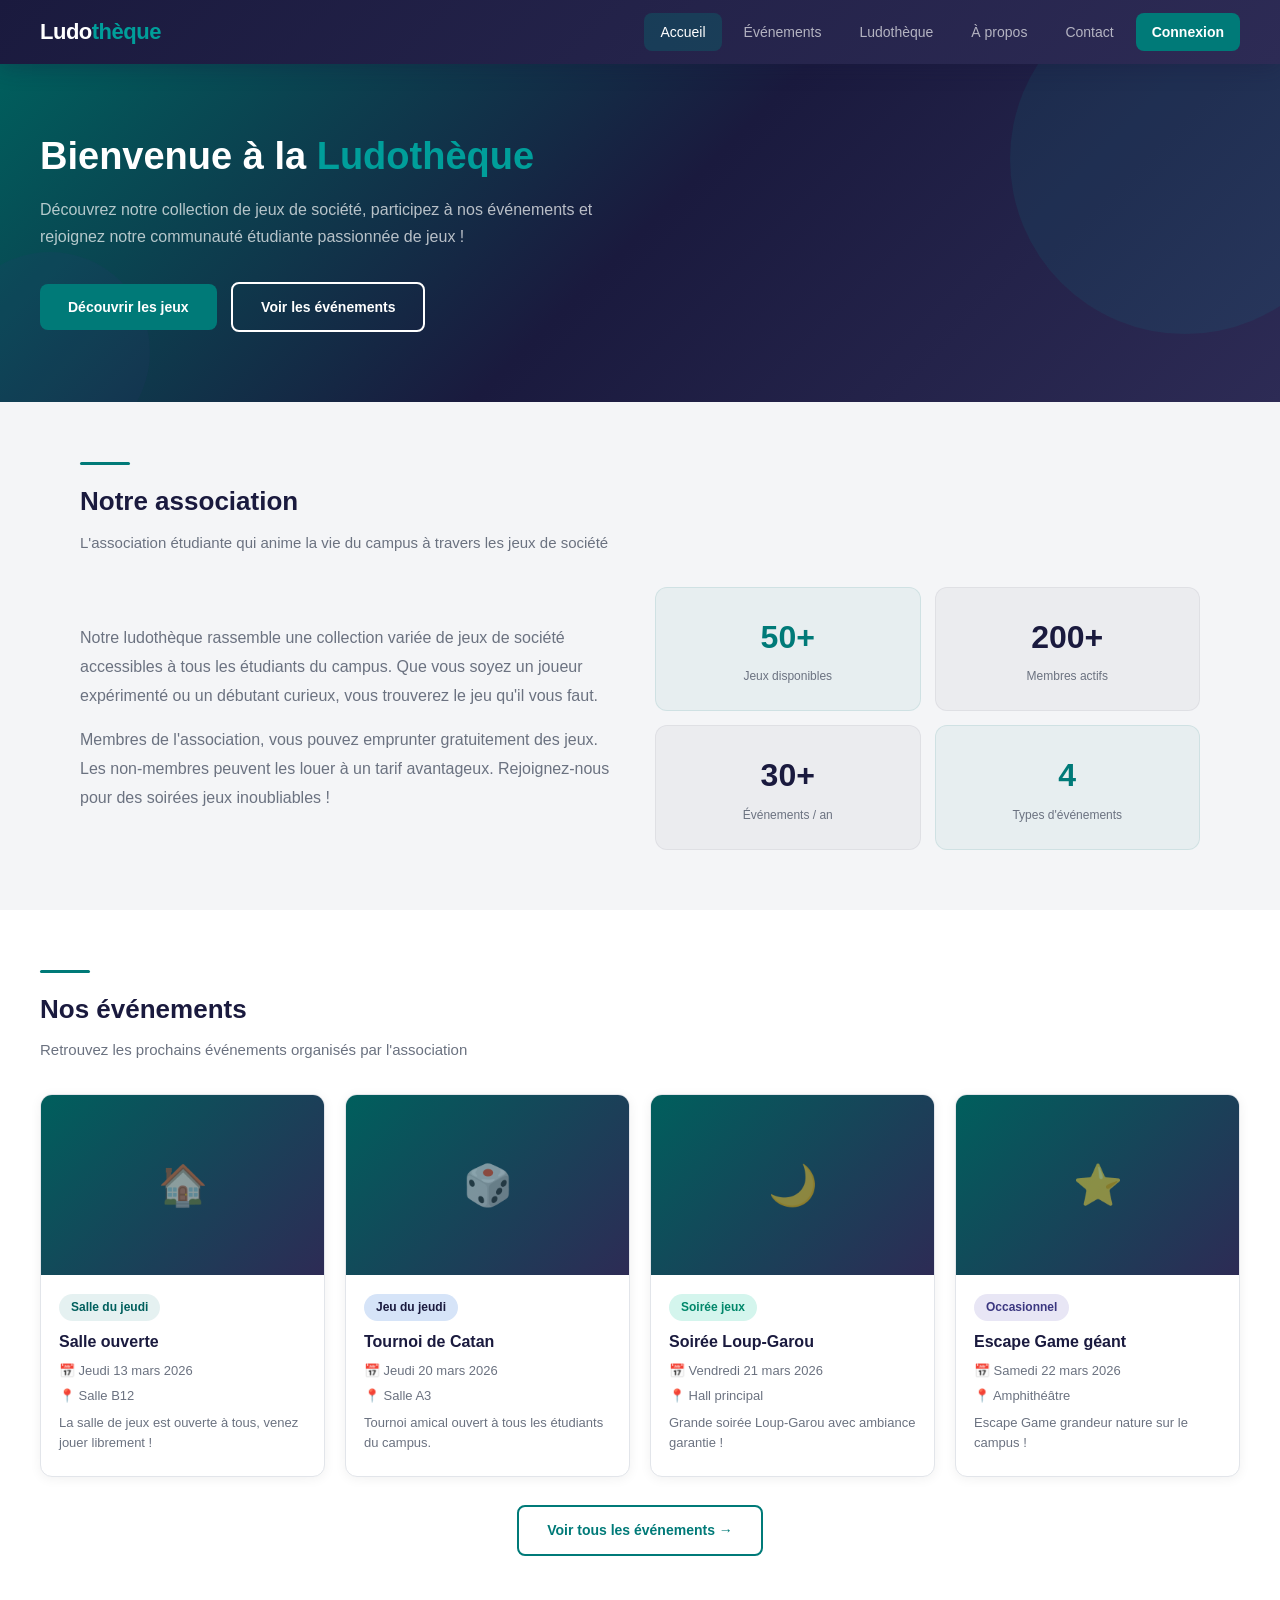
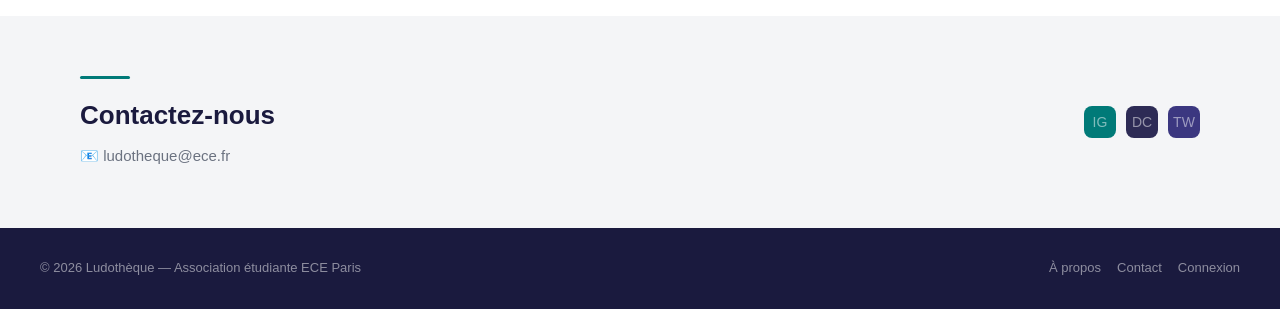
<file: index.html>
<!DOCTYPE html>
<html lang="fr">
<head>
  <meta charset="UTF-8">
  <meta name="viewport" content="width=device-width, initial-scale=1.0">
  <title>Ludothèque — Accueil</title>
  <link rel="stylesheet" href="css/style.css">
</head>
<body>

  <!-- NAVBAR -->
  <nav class="navbar">
    <a href="index.html" class="navbar-logo">Ludo<span>thèque</span></a>
    <button class="navbar-toggle" onclick="document.querySelector('.navbar-links').classList.toggle('open')">
      <span></span><span></span><span></span>
    </button>
    <div class="navbar-links">
      <a href="index.html" class="active">Accueil</a>
      <a href="evenements.html">Événements</a>
      <a href="ludotheque.html">Ludothèque</a>
      <a href="apropos.html">À propos</a>
      <a href="contact.html">Contact</a>
      <a href="connexion.html" class="cta">Connexion</a>
    </div>
  </nav>

  <!-- HERO -->
  <section class="hero">
    <div class="hero-content">
      <h1>Bienvenue à la <span>Ludothèque</span></h1>
      <p>Découvrez notre collection de jeux de société, participez à nos événements et rejoignez notre communauté étudiante passionnée de jeux !</p>
      <a href="ludotheque.html" class="btn btn-primary">Découvrir les jeux</a>
      <a href="evenements.html" class="btn btn-outline" style="margin-left:10px;border-color:#fff;color:#fff">Voir les événements</a>
    </div>
  </section>

  <!-- PRÉSENTATION -->
  <section class="section">
    <div class="section-divider"></div>
    <h2 class="section-title">Notre association</h2>
    <p class="section-subtitle">L'association étudiante qui anime la vie du campus à travers les jeux de société</p>
    <div style="display:grid;grid-template-columns:1fr 1fr;gap:30px;align-items:center">
      <div>
        <p style="color:var(--text-light);line-height:1.8;margin-bottom:16px">
          Notre ludothèque rassemble une collection variée de jeux de société accessibles à tous les étudiants du campus. Que vous soyez un joueur expérimenté ou un débutant curieux, vous trouverez le jeu qu'il vous faut.
        </p>
        <p style="color:var(--text-light);line-height:1.8">
          Membres de l'association, vous pouvez emprunter gratuitement des jeux. Les non-membres peuvent les louer à un tarif avantageux. Rejoignez-nous pour des soirées jeux inoubliables !
        </p>
      </div>
      <div style="display:grid;grid-template-columns:1fr 1fr;gap:14px">
        <div style="padding:24px;background:rgba(0,122,120,.05);border-radius:12px;text-align:center;border:1px solid rgba(0,122,120,.1)">
          <div style="font-size:32px;font-weight:900;color:var(--teal)">50+</div>
          <div style="font-size:12px;color:var(--text-light);margin-top:4px">Jeux disponibles</div>
        </div>
        <div style="padding:24px;background:rgba(26,26,62,.04);border-radius:12px;text-align:center;border:1px solid rgba(26,26,62,.06)">
          <div style="font-size:32px;font-weight:900;color:var(--navy)">200+</div>
          <div style="font-size:12px;color:var(--text-light);margin-top:4px">Membres actifs</div>
        </div>
        <div style="padding:24px;background:rgba(26,26,62,.04);border-radius:12px;text-align:center;border:1px solid rgba(26,26,62,.06)">
          <div style="font-size:32px;font-weight:900;color:var(--navy)">30+</div>
          <div style="font-size:12px;color:var(--text-light);margin-top:4px">Événements / an</div>
        </div>
        <div style="padding:24px;background:rgba(0,122,120,.05);border-radius:12px;text-align:center;border:1px solid rgba(0,122,120,.1)">
          <div style="font-size:32px;font-weight:900;color:var(--teal)">4</div>
          <div style="font-size:12px;color:var(--text-light);margin-top:4px">Types d'événements</div>
        </div>
      </div>
    </div>
  </section>

  <!-- ÉVÉNEMENTS -->
  <section class="section" style="background:#fff;max-width:100%;padding:60px 40px">
    <div style="max-width:1200px;margin:0 auto">
      <div class="section-divider"></div>
      <h2 class="section-title">Nos événements</h2>
      <p class="section-subtitle">Retrouvez les prochains événements organisés par l'association</p>
      <div class="grid grid-4">
        <!-- Salle du jeudi -->
        <div class="card">
          <div class="card-img-placeholder">🏠</div>
          <div class="card-body">
            <span class="badge badge-teal">Salle du jeudi</span>
            <h3 class="card-title" style="margin-top:8px">Salle ouverte</h3>
            <p class="card-meta">📅 Jeudi 13 mars 2026</p>
            <p class="card-meta">📍 Salle B12</p>
            <p class="card-meta" style="margin-top:6px">La salle de jeux est ouverte à tous, venez jouer librement !</p>
          </div>
        </div>
        <!-- Jeu du jeudi -->
        <div class="card">
          <div class="card-img-placeholder">🎲</div>
          <div class="card-body">
            <span class="badge badge-blue">Jeu du jeudi</span>
            <h3 class="card-title" style="margin-top:8px">Tournoi de Catan</h3>
            <p class="card-meta">📅 Jeudi 20 mars 2026</p>
            <p class="card-meta">📍 Salle A3</p>
            <p class="card-meta" style="margin-top:6px">Tournoi amical ouvert à tous les étudiants du campus.</p>
          </div>
        </div>
        <!-- Soirée jeux -->
        <div class="card">
          <div class="card-img-placeholder">🌙</div>
          <div class="card-body">
            <span class="badge badge-green">Soirée jeux</span>
            <h3 class="card-title" style="margin-top:8px">Soirée Loup-Garou</h3>
            <p class="card-meta">📅 Vendredi 21 mars 2026</p>
            <p class="card-meta">📍 Hall principal</p>
            <p class="card-meta" style="margin-top:6px">Grande soirée Loup-Garou avec ambiance garantie !</p>
          </div>
        </div>
        <!-- Événement occasionnel -->
        <div class="card">
          <div class="card-img-placeholder">⭐</div>
          <div class="card-body">
            <span class="badge badge-purple">Occasionnel</span>
            <h3 class="card-title" style="margin-top:8px">Escape Game géant</h3>
            <p class="card-meta">📅 Samedi 22 mars 2026</p>
            <p class="card-meta">📍 Amphithéâtre</p>
            <p class="card-meta" style="margin-top:6px">Escape Game grandeur nature sur le campus !</p>
          </div>
        </div>
      </div>
      <div style="text-align:center;margin-top:28px">
        <a href="evenements.html" class="btn btn-outline">Voir tous les événements →</a>
      </div>
    </div>
  </section>

  <!-- CONTACT RAPIDE -->
  <section class="section">
    <div style="display:flex;justify-content:space-between;align-items:center;flex-wrap:wrap;gap:20px">
      <div>
        <div class="section-divider"></div>
        <h2 class="section-title">Contactez-nous</h2>
        <p style="color:var(--text-light);font-size:15px">📧 ludotheque@ece.fr</p>
      </div>
      <div class="footer-social">
        <a href="#" style="background:var(--teal)">IG</a>
        <a href="#" style="background:var(--navy-light)">DC</a>
        <a href="#" style="background:#3B3780">TW</a>
      </div>
    </div>
  </section>

  <!-- FOOTER -->
  <footer class="footer">
    <div>© 2026 Ludothèque — Association étudiante ECE Paris</div>
    <div class="footer-links">
      <a href="apropos.html">À propos</a>
      <a href="contact.html">Contact</a>
      <a href="connexion.html">Connexion</a>
    </div>
  </footer>

</body>
</html>
</file>
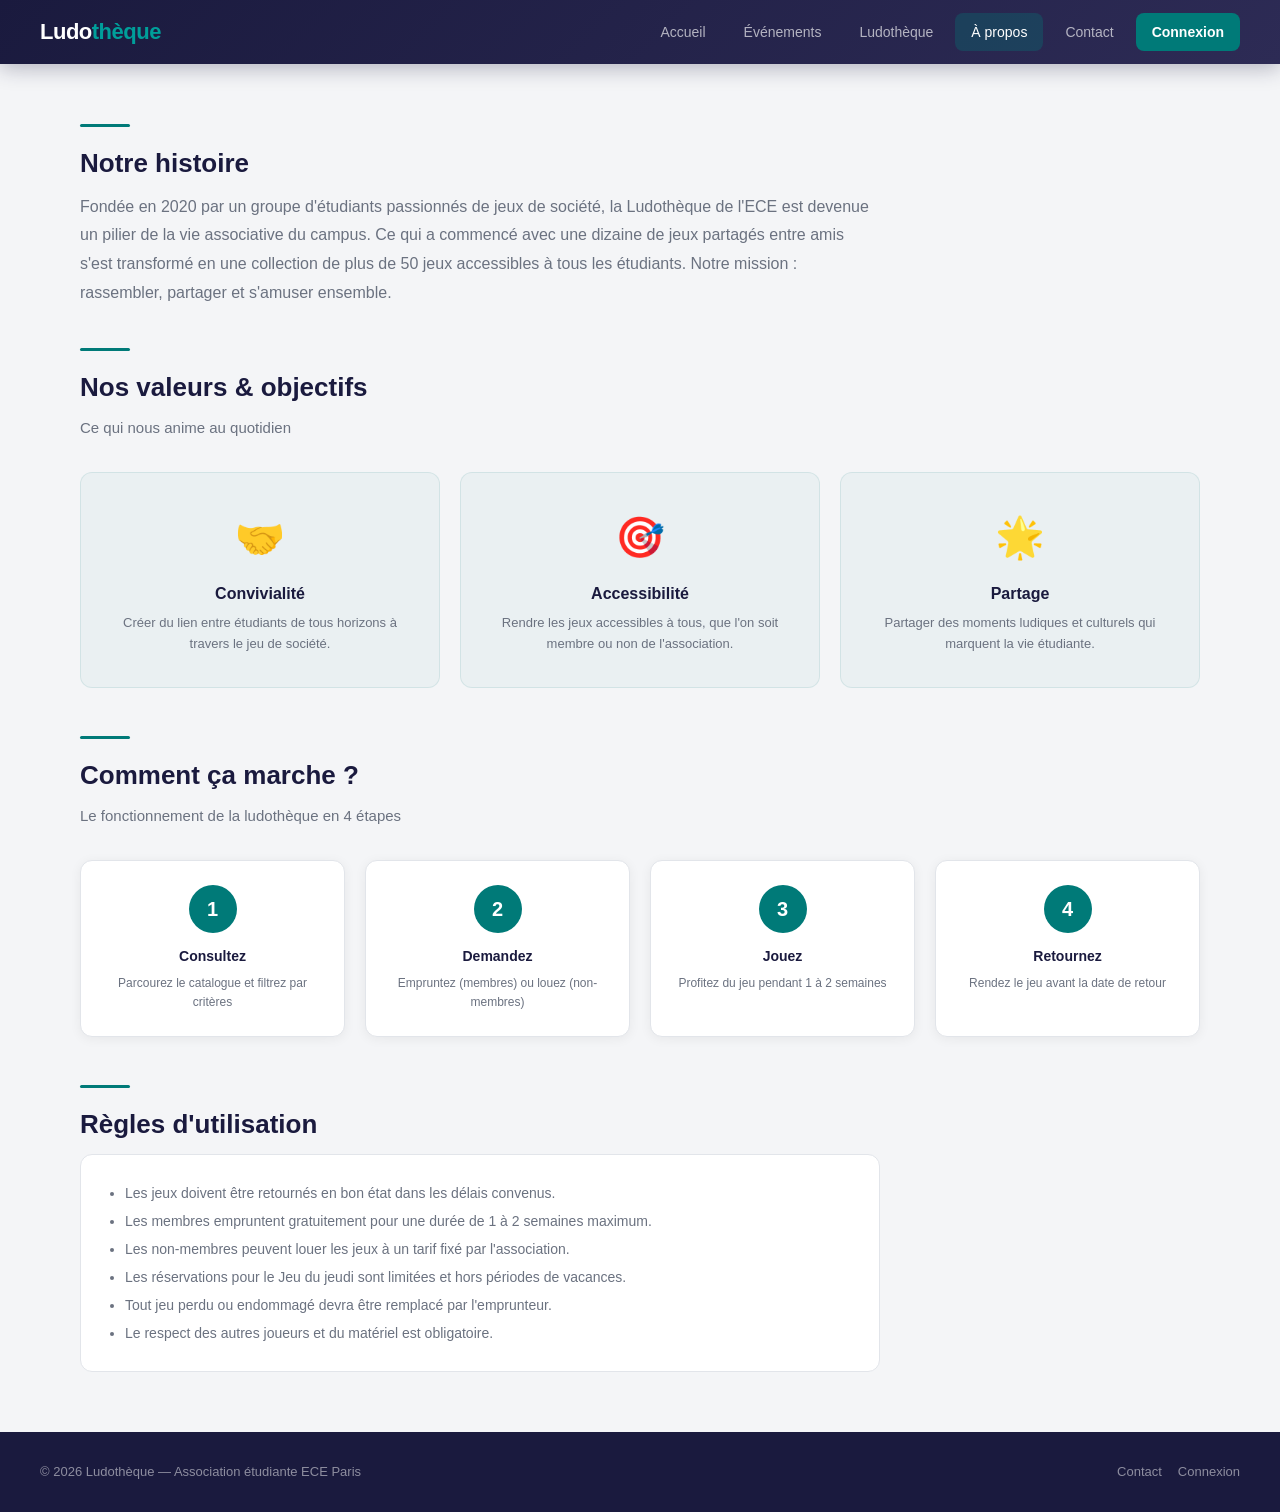
<file: apropos.html>
<!DOCTYPE html>
<html lang="fr">
<head>
  <meta charset="UTF-8">
  <meta name="viewport" content="width=device-width, initial-scale=1.0">
  <title>Ludothèque — À propos</title>
  <link rel="stylesheet" href="css/style.css">
</head>
<body>
  <nav class="navbar">
    <a href="index.html" class="navbar-logo">Ludo<span>thèque</span></a>
    <button class="navbar-toggle" onclick="document.querySelector('.navbar-links').classList.toggle('open')"><span></span><span></span><span></span></button>
    <div class="navbar-links">
      <a href="index.html">Accueil</a>
      <a href="evenements.html">Événements</a>
      <a href="ludotheque.html">Ludothèque</a>
      <a href="apropos.html" class="active">À propos</a>
      <a href="contact.html">Contact</a>
      <a href="connexion.html" class="cta">Connexion</a>
    </div>
  </nav>

  <section class="section">
    <div class="section-divider"></div>
    <h2 class="section-title">Notre histoire</h2>
    <p style="color:var(--text-light);line-height:1.8;max-width:800px;margin-bottom:40px">
      Fondée en 2020 par un groupe d'étudiants passionnés de jeux de société, la Ludothèque de l'ECE est devenue un pilier de la vie associative du campus. Ce qui a commencé avec une dizaine de jeux partagés entre amis s'est transformé en une collection de plus de 50 jeux accessibles à tous les étudiants. Notre mission : rassembler, partager et s'amuser ensemble.
    </p>

    <div class="section-divider"></div>
    <h2 class="section-title">Nos valeurs & objectifs</h2>
    <p class="section-subtitle">Ce qui nous anime au quotidien</p>
    <div class="grid grid-3" style="margin-bottom:48px">
      <div style="text-align:center;padding:32px 24px;background:rgba(0,122,120,.04);border-radius:12px;border:1px solid rgba(0,122,120,.1)">
        <div style="font-size:40px;margin-bottom:12px">🤝</div>
        <h3 style="font-size:16px;font-weight:700;color:var(--navy);margin-bottom:6px">Convivialité</h3>
        <p style="font-size:13px;color:var(--text-light);line-height:1.6">Créer du lien entre étudiants de tous horizons à travers le jeu de société.</p>
      </div>
      <div style="text-align:center;padding:32px 24px;background:rgba(0,122,120,.04);border-radius:12px;border:1px solid rgba(0,122,120,.1)">
        <div style="font-size:40px;margin-bottom:12px">🎯</div>
        <h3 style="font-size:16px;font-weight:700;color:var(--navy);margin-bottom:6px">Accessibilité</h3>
        <p style="font-size:13px;color:var(--text-light);line-height:1.6">Rendre les jeux accessibles à tous, que l'on soit membre ou non de l'association.</p>
      </div>
      <div style="text-align:center;padding:32px 24px;background:rgba(0,122,120,.04);border-radius:12px;border:1px solid rgba(0,122,120,.1)">
        <div style="font-size:40px;margin-bottom:12px">🌟</div>
        <h3 style="font-size:16px;font-weight:700;color:var(--navy);margin-bottom:6px">Partage</h3>
        <p style="font-size:13px;color:var(--text-light);line-height:1.6">Partager des moments ludiques et culturels qui marquent la vie étudiante.</p>
      </div>
    </div>

    <div class="section-divider"></div>
    <h2 class="section-title">Comment ça marche ?</h2>
    <p class="section-subtitle">Le fonctionnement de la ludothèque en 4 étapes</p>
    <div class="grid grid-4" style="margin-bottom:48px">
      <div style="padding:24px;background:#fff;border-radius:12px;border:1px solid var(--border);box-shadow:var(--shadow);text-align:center">
        <div style="width:48px;height:48px;border-radius:50%;background:var(--teal);color:#fff;display:flex;align-items:center;justify-content:center;font-size:20px;font-weight:800;margin:0 auto 12px">1</div>
        <h4 style="font-size:14px;font-weight:700;margin-bottom:6px">Consultez</h4>
        <p style="font-size:12px;color:var(--text-light)">Parcourez le catalogue et filtrez par critères</p>
      </div>
      <div style="padding:24px;background:#fff;border-radius:12px;border:1px solid var(--border);box-shadow:var(--shadow);text-align:center">
        <div style="width:48px;height:48px;border-radius:50%;background:var(--teal);color:#fff;display:flex;align-items:center;justify-content:center;font-size:20px;font-weight:800;margin:0 auto 12px">2</div>
        <h4 style="font-size:14px;font-weight:700;margin-bottom:6px">Demandez</h4>
        <p style="font-size:12px;color:var(--text-light)">Empruntez (membres) ou louez (non-membres)</p>
      </div>
      <div style="padding:24px;background:#fff;border-radius:12px;border:1px solid var(--border);box-shadow:var(--shadow);text-align:center">
        <div style="width:48px;height:48px;border-radius:50%;background:var(--teal);color:#fff;display:flex;align-items:center;justify-content:center;font-size:20px;font-weight:800;margin:0 auto 12px">3</div>
        <h4 style="font-size:14px;font-weight:700;margin-bottom:6px">Jouez</h4>
        <p style="font-size:12px;color:var(--text-light)">Profitez du jeu pendant 1 à 2 semaines</p>
      </div>
      <div style="padding:24px;background:#fff;border-radius:12px;border:1px solid var(--border);box-shadow:var(--shadow);text-align:center">
        <div style="width:48px;height:48px;border-radius:50%;background:var(--teal);color:#fff;display:flex;align-items:center;justify-content:center;font-size:20px;font-weight:800;margin:0 auto 12px">4</div>
        <h4 style="font-size:14px;font-weight:700;margin-bottom:6px">Retournez</h4>
        <p style="font-size:12px;color:var(--text-light)">Rendez le jeu avant la date de retour</p>
      </div>
    </div>

    <div class="section-divider"></div>
    <h2 class="section-title">Règles d'utilisation</h2>
    <div style="background:#fff;padding:24px;border-radius:12px;border:1px solid var(--border);max-width:800px">
      <ul style="color:var(--text-light);font-size:14px;line-height:2;list-style:disc;padding-left:20px">
        <li>Les jeux doivent être retournés en bon état dans les délais convenus.</li>
        <li>Les membres empruntent gratuitement pour une durée de 1 à 2 semaines maximum.</li>
        <li>Les non-membres peuvent louer les jeux à un tarif fixé par l'association.</li>
        <li>Les réservations pour le Jeu du jeudi sont limitées et hors périodes de vacances.</li>
        <li>Tout jeu perdu ou endommagé devra être remplacé par l'emprunteur.</li>
        <li>Le respect des autres joueurs et du matériel est obligatoire.</li>
      </ul>
    </div>
  </section>

  <footer class="footer">
    <div>© 2026 Ludothèque — Association étudiante ECE Paris</div>
    <div class="footer-links"><a href="contact.html">Contact</a><a href="connexion.html">Connexion</a></div>
  </footer>
</body>
</html>
</file>
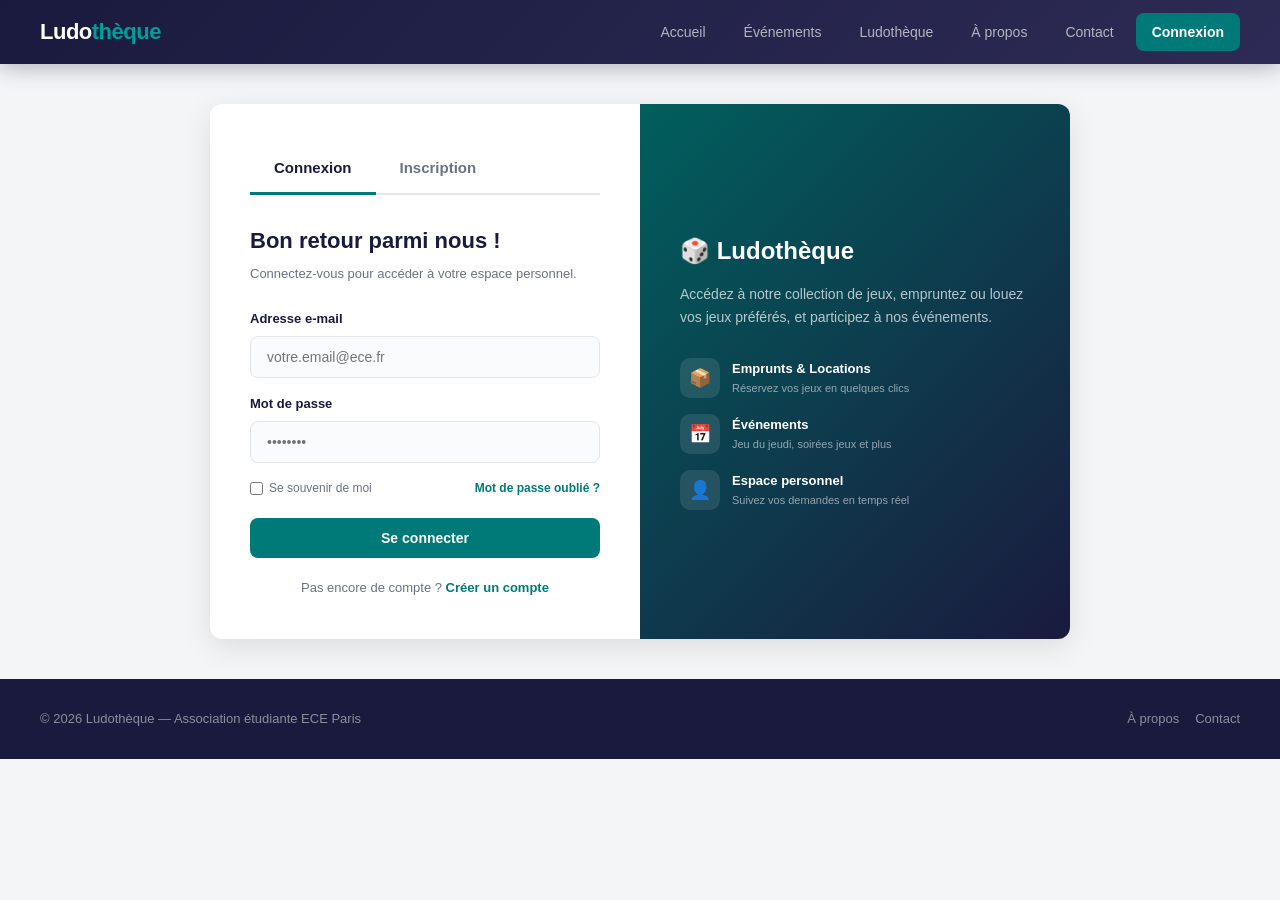
<file: connexion.html>
<!DOCTYPE html>
<html lang="fr">
<head>
  <meta charset="UTF-8">
  <meta name="viewport" content="width=device-width, initial-scale=1.0">
  <title>Ludothèque — Connexion</title>
  <link rel="stylesheet" href="css/style.css">
</head>
<body>
  <nav class="navbar">
    <a href="index.html" class="navbar-logo">Ludo<span>thèque</span></a>
    <button class="navbar-toggle" onclick="document.querySelector('.navbar-links').classList.toggle('open')"><span></span><span></span><span></span></button>
    <div class="navbar-links">
      <a href="index.html">Accueil</a>
      <a href="evenements.html">Événements</a>
      <a href="ludotheque.html">Ludothèque</a>
      <a href="apropos.html">À propos</a>
      <a href="contact.html">Contact</a>
      <a href="connexion.html" class="cta">Connexion</a>
    </div>
  </nav>

  <div class="auth-container">
    <div class="auth-card">
      <!-- FORM SIDE -->
      <div class="auth-form-side">
        <div class="auth-tabs">
          <div class="auth-tab active" id="tab-login">Connexion</div>
          <div class="auth-tab" id="tab-register">Inscription</div>
        </div>

        <!-- LOGIN FORM -->
        <div id="form-login">
          <h2 style="font-size:22px;font-weight:800;color:var(--navy);margin-bottom:6px">Bon retour parmi nous !</h2>
          <p style="font-size:13px;color:var(--text-light);margin-bottom:24px">Connectez-vous pour accéder à votre espace personnel.</p>
          <form>
            <div class="form-group">
              <label class="form-label">Adresse e-mail</label>
              <input type="email" class="form-input" placeholder="votre.email@ece.fr">
            </div>
            <div class="form-group">
              <label class="form-label">Mot de passe</label>
              <input type="password" class="form-input" placeholder="••••••••">
            </div>
            <div style="display:flex;justify-content:space-between;align-items:center;margin-bottom:20px">
              <label style="display:flex;align-items:center;gap:6px;font-size:12px;color:var(--text-light);cursor:pointer">
                <input type="checkbox" style="accent-color:var(--teal)"> Se souvenir de moi
              </label>
              <a href="#" style="font-size:12px;color:var(--teal);font-weight:600">Mot de passe oublié ?</a>
            </div>
            <button type="submit" class="btn btn-primary btn-block">Se connecter</button>
          </form>
          <p style="text-align:center;margin-top:20px;font-size:13px;color:var(--text-light)">
            Pas encore de compte ? <a href="#" style="color:var(--teal);font-weight:600" onclick="document.getElementById('tab-register').click()">Créer un compte</a>
          </p>
        </div>

        <!-- REGISTER FORM -->
        <div id="form-register" style="display:none">
          <h2 style="font-size:22px;font-weight:800;color:var(--navy);margin-bottom:6px">Rejoignez la Ludothèque !</h2>
          <p style="font-size:13px;color:var(--text-light);margin-bottom:24px">Créez votre compte pour profiter de tous les services.</p>
          <form>
            <div class="form-row">
              <div class="form-group">
                <label class="form-label">Nom</label>
                <input type="text" class="form-input" placeholder="Votre nom">
              </div>
              <div class="form-group">
                <label class="form-label">Prénom</label>
                <input type="text" class="form-input" placeholder="Votre prénom">
              </div>
            </div>
            <div class="form-group">
              <label class="form-label">Adresse e-mail</label>
              <input type="email" class="form-input" placeholder="votre.email@ece.fr">
            </div>
            <div class="form-group">
              <label class="form-label">Mot de passe</label>
              <input type="password" class="form-input" placeholder="••••••••">
            </div>
            <div class="form-group">
              <label class="form-label">Confirmer le mot de passe</label>
              <input type="password" class="form-input" placeholder="••••••••">
            </div>
            <div class="form-group">
              <label class="form-label">Statut</label>
              <div style="display:flex;gap:10px;margin-top:4px">
                <label style="flex:1;padding:12px;border:2px solid var(--teal);border-radius:8px;text-align:center;cursor:pointer;background:rgba(0,122,120,.03)">
                  <input type="radio" name="statut" value="membre" checked style="display:none">
                  <div style="font-size:13px;font-weight:700;color:var(--teal)">✓ Membre</div>
                  <div style="font-size:10px;color:var(--text-light)">Emprunt gratuit</div>
                </label>
                <label style="flex:1;padding:12px;border:2px solid var(--border);border-radius:8px;text-align:center;cursor:pointer">
                  <input type="radio" name="statut" value="non_membre" style="display:none">
                  <div style="font-size:13px;font-weight:600;color:var(--text-light)">Non-membre</div>
                  <div style="font-size:10px;color:var(--text-light)">Location payante</div>
                </label>
              </div>
            </div>
            <button type="submit" class="btn btn-primary btn-block">Créer mon compte</button>
          </form>
          <p style="text-align:center;margin-top:20px;font-size:13px;color:var(--text-light)">
            Déjà inscrit ? <a href="#" style="color:var(--teal);font-weight:600" onclick="document.getElementById('tab-login').click()">Se connecter</a>
          </p>
        </div>
      </div>

      <!-- INFO SIDE -->
      <div class="auth-info-side">
        <h2 style="font-size:24px;font-weight:800;margin-bottom:12px">🎲 Ludothèque</h2>
        <p style="font-size:14px;color:rgba(255,255,255,.7);line-height:1.7;margin-bottom:28px">
          Accédez à notre collection de jeux, empruntez ou louez vos jeux préférés, et participez à nos événements.
        </p>
        <div style="display:flex;flex-direction:column;gap:16px">
          <div style="display:flex;align-items:center;gap:12px">
            <div style="width:40px;height:40px;border-radius:10px;background:rgba(255,255,255,.1);display:flex;align-items:center;justify-content:center;font-size:18px;flex-shrink:0">📦</div>
            <div><div style="font-size:13px;font-weight:600">Emprunts & Locations</div><div style="font-size:11px;color:rgba(255,255,255,.55)">Réservez vos jeux en quelques clics</div></div>
          </div>
          <div style="display:flex;align-items:center;gap:12px">
            <div style="width:40px;height:40px;border-radius:10px;background:rgba(255,255,255,.1);display:flex;align-items:center;justify-content:center;font-size:18px;flex-shrink:0">📅</div>
            <div><div style="font-size:13px;font-weight:600">Événements</div><div style="font-size:11px;color:rgba(255,255,255,.55)">Jeu du jeudi, soirées jeux et plus</div></div>
          </div>
          <div style="display:flex;align-items:center;gap:12px">
            <div style="width:40px;height:40px;border-radius:10px;background:rgba(255,255,255,.1);display:flex;align-items:center;justify-content:center;font-size:18px;flex-shrink:0">👤</div>
            <div><div style="font-size:13px;font-weight:600">Espace personnel</div><div style="font-size:11px;color:rgba(255,255,255,.55)">Suivez vos demandes en temps réel</div></div>
          </div>
        </div>
      </div>
    </div>
  </div>

  <footer class="footer">
    <div>© 2026 Ludothèque — Association étudiante ECE Paris</div>
    <div class="footer-links"><a href="apropos.html">À propos</a><a href="contact.html">Contact</a></div>
  </footer>

  <script>
    var tabLogin = document.getElementById('tab-login');
    var tabRegister = document.getElementById('tab-register');
    var formLogin = document.getElementById('form-login');
    var formRegister = document.getElementById('form-register');
    tabLogin.addEventListener('click', function() {
      formLogin.style.display = 'block'; formRegister.style.display = 'none';
      tabLogin.classList.add('active'); tabRegister.classList.remove('active');
    });
    tabRegister.addEventListener('click', function() {
      formRegister.style.display = 'block'; formLogin.style.display = 'none';
      tabRegister.classList.add('active'); tabLogin.classList.remove('active');
    });
  </script>
</body>
</html>
</file>
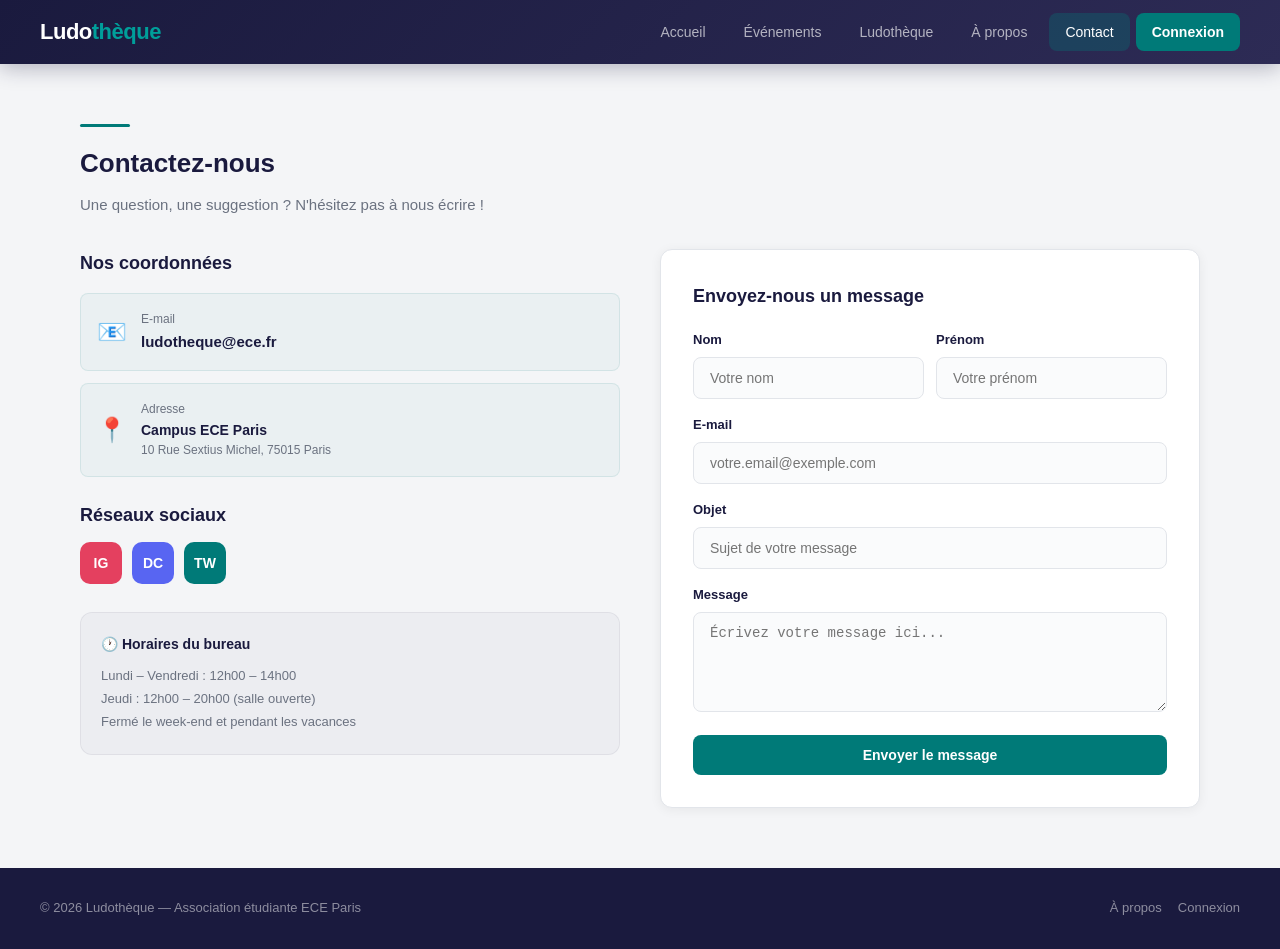
<file: contact.html>
<!DOCTYPE html>
<html lang="fr">
<head>
  <meta charset="UTF-8">
  <meta name="viewport" content="width=device-width, initial-scale=1.0">
  <title>Ludothèque — Contact</title>
  <link rel="stylesheet" href="css/style.css">
</head>
<body>
  <nav class="navbar">
    <a href="index.html" class="navbar-logo">Ludo<span>thèque</span></a>
    <button class="navbar-toggle" onclick="document.querySelector('.navbar-links').classList.toggle('open')"><span></span><span></span><span></span></button>
    <div class="navbar-links">
      <a href="index.html">Accueil</a>
      <a href="evenements.html">Événements</a>
      <a href="ludotheque.html">Ludothèque</a>
      <a href="apropos.html">À propos</a>
      <a href="contact.html" class="active">Contact</a>
      <a href="connexion.html" class="cta">Connexion</a>
    </div>
  </nav>

  <section class="section">
    <div class="section-divider"></div>
    <h2 class="section-title">Contactez-nous</h2>
    <p class="section-subtitle">Une question, une suggestion ? N'hésitez pas à nous écrire !</p>

    <div class="contact-grid">
      <!-- Infos -->
      <div>
        <h3 style="font-size:18px;font-weight:700;color:var(--navy);margin-bottom:16px">Nos coordonnées</h3>
        <div class="contact-info-card">
          <div class="contact-icon">📧</div>
          <div>
            <div style="font-size:12px;color:var(--text-light)">E-mail</div>
            <div style="font-size:15px;font-weight:600;color:var(--navy)">ludotheque@ece.fr</div>
          </div>
        </div>
        <div class="contact-info-card">
          <div class="contact-icon">📍</div>
          <div>
            <div style="font-size:12px;color:var(--text-light)">Adresse</div>
            <div style="font-size:14px;font-weight:600;color:var(--navy)">Campus ECE Paris</div>
            <div style="font-size:12px;color:var(--text-light)">10 Rue Sextius Michel, 75015 Paris</div>
          </div>
        </div>

        <h3 style="font-size:18px;font-weight:700;color:var(--navy);margin:24px 0 12px">Réseaux sociaux</h3>
        <div class="footer-social" style="display:flex;gap:10px">
          <a href="#" style="width:42px;height:42px;border-radius:10px;background:#E4405F;display:flex;align-items:center;justify-content:center;color:#fff;font-weight:700;font-size:14px">IG</a>
          <a href="#" style="width:42px;height:42px;border-radius:10px;background:#5865F2;display:flex;align-items:center;justify-content:center;color:#fff;font-weight:700;font-size:14px">DC</a>
          <a href="#" style="width:42px;height:42px;border-radius:10px;background:var(--teal);display:flex;align-items:center;justify-content:center;color:#fff;font-weight:700;font-size:14px">TW</a>
        </div>

        <div style="margin-top:28px;padding:20px;background:rgba(26,26,62,.03);border-radius:12px;border:1px solid rgba(26,26,62,.06)">
          <h4 style="font-size:14px;font-weight:700;color:var(--navy);margin-bottom:8px">🕐 Horaires du bureau</h4>
          <p style="font-size:13px;color:var(--text-light);line-height:1.8">
            Lundi – Vendredi : 12h00 – 14h00<br>
            Jeudi : 12h00 – 20h00 (salle ouverte)<br>
            Fermé le week-end et pendant les vacances
          </p>
        </div>
      </div>

      <!-- Formulaire -->
      <div style="background:#fff;padding:32px;border-radius:12px;border:1px solid var(--border);box-shadow:var(--shadow)">
        <h3 style="font-size:18px;font-weight:700;color:var(--navy);margin-bottom:20px">Envoyez-nous un message</h3>
        <form>
          <div class="form-row">
            <div class="form-group">
              <label class="form-label">Nom</label>
              <input type="text" class="form-input" placeholder="Votre nom">
            </div>
            <div class="form-group">
              <label class="form-label">Prénom</label>
              <input type="text" class="form-input" placeholder="Votre prénom">
            </div>
          </div>
          <div class="form-group">
            <label class="form-label">E-mail</label>
            <input type="email" class="form-input" placeholder="votre.email@exemple.com">
          </div>
          <div class="form-group">
            <label class="form-label">Objet</label>
            <input type="text" class="form-input" placeholder="Sujet de votre message">
          </div>
          <div class="form-group">
            <label class="form-label">Message</label>
            <textarea class="form-textarea" placeholder="Écrivez votre message ici..."></textarea>
          </div>
          <button type="submit" class="btn btn-primary btn-block">Envoyer le message</button>
        </form>
      </div>
    </div>
  </section>

  <footer class="footer">
    <div>© 2026 Ludothèque — Association étudiante ECE Paris</div>
    <div class="footer-links"><a href="apropos.html">À propos</a><a href="connexion.html">Connexion</a></div>
  </footer>
</body>
</html>
</file>
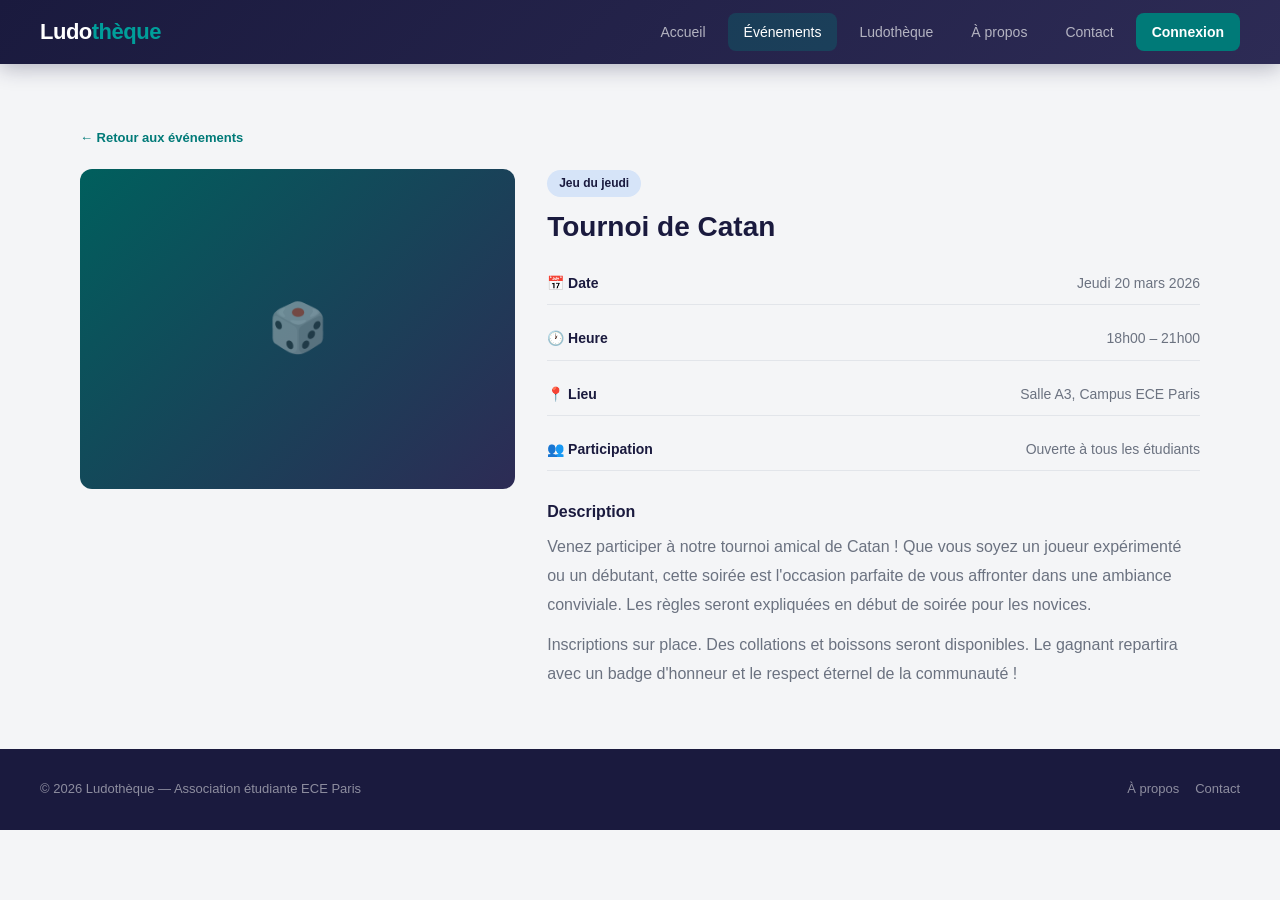
<file: evenement-detail.html>
<!DOCTYPE html>
<html lang="fr">
<head>
  <meta charset="UTF-8">
  <meta name="viewport" content="width=device-width, initial-scale=1.0">
  <title>Ludothèque — Tournoi de Catan</title>
  <link rel="stylesheet" href="css/style.css">
</head>
<body>
  <nav class="navbar">
    <a href="index.html" class="navbar-logo">Ludo<span>thèque</span></a>
    <button class="navbar-toggle" onclick="document.querySelector('.navbar-links').classList.toggle('open')"><span></span><span></span><span></span></button>
    <div class="navbar-links">
      <a href="index.html">Accueil</a>
      <a href="evenements.html" class="active">Événements</a>
      <a href="ludotheque.html">Ludothèque</a>
      <a href="apropos.html">À propos</a>
      <a href="contact.html">Contact</a>
      <a href="connexion.html" class="cta">Connexion</a>
    </div>
  </nav>

  <section class="section">
    <a href="evenements.html" style="font-size:13px;color:var(--teal);font-weight:600;display:inline-block;margin-bottom:20px">← Retour aux événements</a>
    <div class="detail-grid">
      <div>
        <div class="detail-img-main" style="height:320px">🎲</div>
      </div>
      <div class="detail-info">
        <div>
          <span class="badge badge-blue" style="margin-bottom:8px;display:inline-block">Jeu du jeudi</span>
          <h1 style="font-size:28px;font-weight:800;color:var(--navy)">Tournoi de Catan</h1>
        </div>
        <div class="detail-row"><span class="detail-label">📅 Date</span><span class="detail-value">Jeudi 20 mars 2026</span></div>
        <div class="detail-row"><span class="detail-label">🕐 Heure</span><span class="detail-value">18h00 – 21h00</span></div>
        <div class="detail-row"><span class="detail-label">📍 Lieu</span><span class="detail-value">Salle A3, Campus ECE Paris</span></div>
        <div class="detail-row"><span class="detail-label">👥 Participation</span><span class="detail-value">Ouverte à tous les étudiants</span></div>
        <div style="margin-top:16px">
          <h3 style="font-size:16px;font-weight:700;color:var(--navy);margin-bottom:8px">Description</h3>
          <p style="color:var(--text-light);line-height:1.8">
            Venez participer à notre tournoi amical de Catan ! Que vous soyez un joueur expérimenté ou un débutant, cette soirée est l'occasion parfaite de vous affronter dans une ambiance conviviale. Les règles seront expliquées en début de soirée pour les novices.
          </p>
          <p style="color:var(--text-light);line-height:1.8;margin-top:12px">
            Inscriptions sur place. Des collations et boissons seront disponibles. Le gagnant repartira avec un badge d'honneur et le respect éternel de la communauté !
          </p>
        </div>
      </div>
    </div>
  </section>

  <footer class="footer">
    <div>© 2026 Ludothèque — Association étudiante ECE Paris</div>
    <div class="footer-links"><a href="apropos.html">À propos</a><a href="contact.html">Contact</a></div>
  </footer>
</body>
</html>
</file>
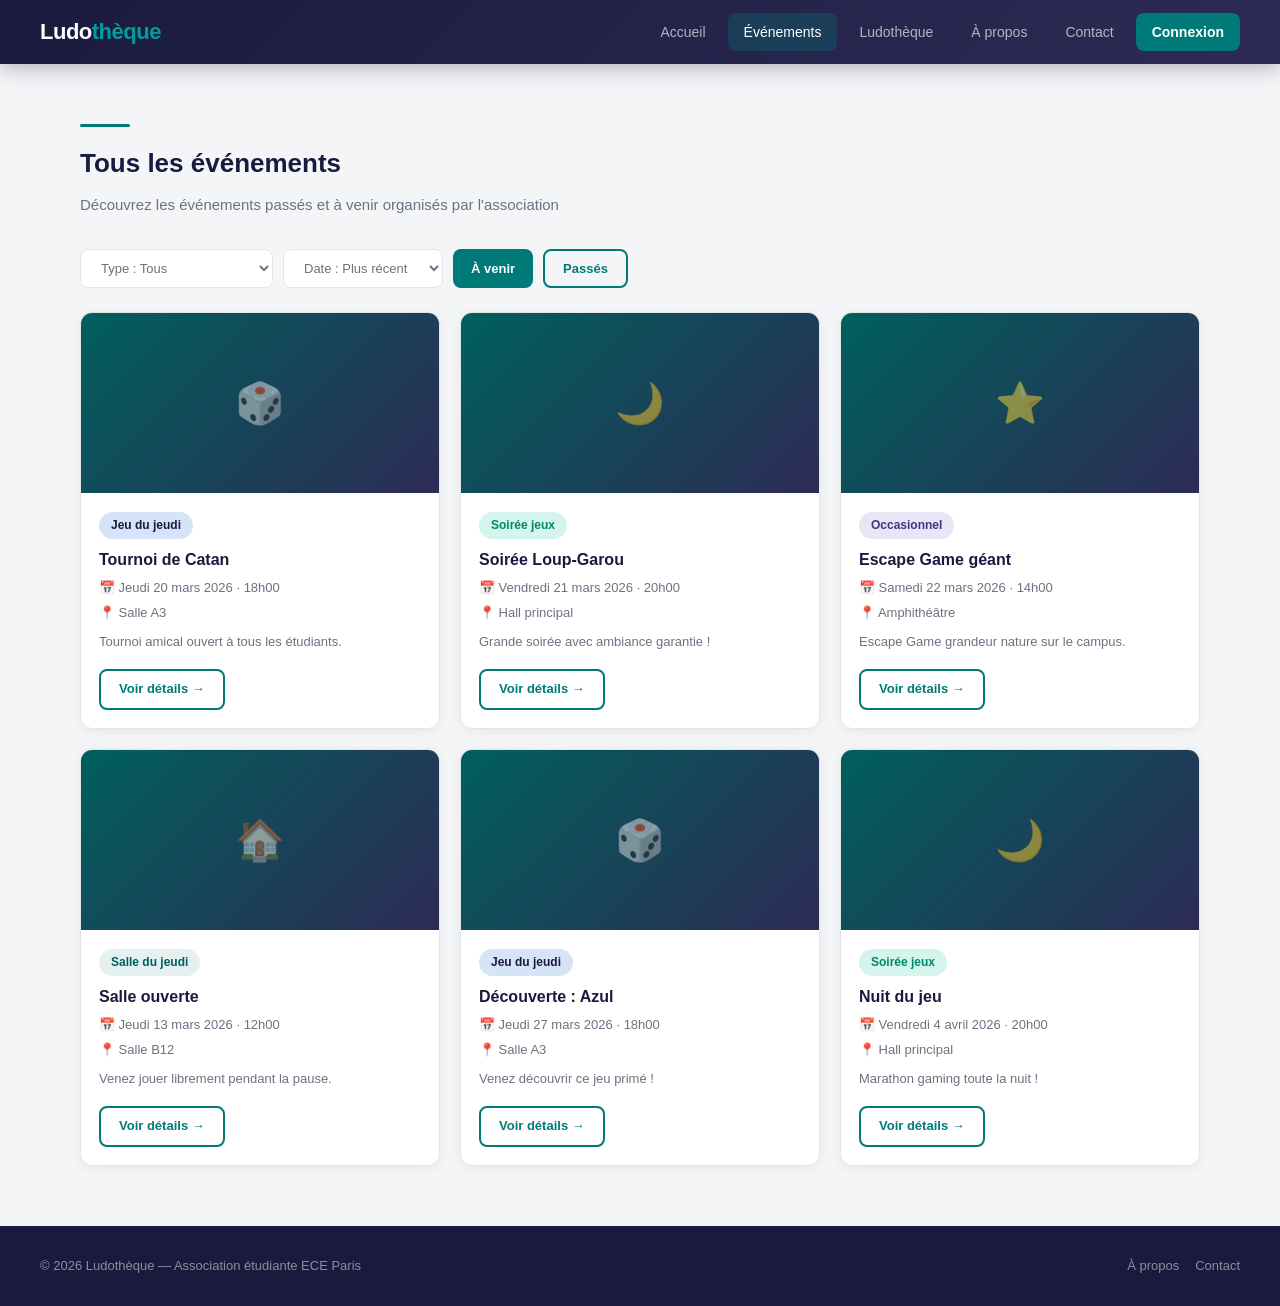
<file: evenements.html>
<!DOCTYPE html>
<html lang="fr">
<head>
  <meta charset="UTF-8">
  <meta name="viewport" content="width=device-width, initial-scale=1.0">
  <title>Ludothèque — Événements</title>
  <link rel="stylesheet" href="css/style.css">
</head>
<body>
  <nav class="navbar">
    <a href="index.html" class="navbar-logo">Ludo<span>thèque</span></a>
    <button class="navbar-toggle" onclick="document.querySelector('.navbar-links').classList.toggle('open')"><span></span><span></span><span></span></button>
    <div class="navbar-links">
      <a href="index.html">Accueil</a>
      <a href="evenements.html" class="active">Événements</a>
      <a href="ludotheque.html">Ludothèque</a>
      <a href="apropos.html">À propos</a>
      <a href="contact.html">Contact</a>
      <a href="connexion.html" class="cta">Connexion</a>
    </div>
  </nav>

  <section class="section">
    <div class="section-divider"></div>
    <h2 class="section-title">Tous les événements</h2>
    <p class="section-subtitle">Découvrez les événements passés et à venir organisés par l'association</p>

    <div class="filters">
      <select class="filter-select">
        <option>Type : Tous</option>
        <option>Salle du jeudi</option>
        <option>Jeu du jeudi</option>
        <option>Soirée jeux</option>
        <option>Événement occasionnel</option>
      </select>
      <select class="filter-select">
        <option>Date : Plus récent</option>
        <option>Date : Plus ancien</option>
      </select>
      <button class="btn btn-primary btn-sm">À venir</button>
      <button class="btn btn-outline btn-sm">Passés</button>
    </div>

    <div class="grid grid-3">
      <div class="card">
        <div class="card-img-placeholder">🎲</div>
        <div class="card-body">
          <span class="badge badge-blue">Jeu du jeudi</span>
          <h3 class="card-title" style="margin-top:8px">Tournoi de Catan</h3>
          <p class="card-meta">📅 Jeudi 20 mars 2026 · 18h00</p>
          <p class="card-meta">📍 Salle A3</p>
          <p class="card-meta" style="margin-top:8px">Tournoi amical ouvert à tous les étudiants.</p>
          <a href="evenement-detail.html" class="btn btn-outline btn-sm" style="margin-top:12px">Voir détails →</a>
        </div>
      </div>
      <div class="card">
        <div class="card-img-placeholder">🌙</div>
        <div class="card-body">
          <span class="badge badge-green">Soirée jeux</span>
          <h3 class="card-title" style="margin-top:8px">Soirée Loup-Garou</h3>
          <p class="card-meta">📅 Vendredi 21 mars 2026 · 20h00</p>
          <p class="card-meta">📍 Hall principal</p>
          <p class="card-meta" style="margin-top:8px">Grande soirée avec ambiance garantie !</p>
          <a href="#" class="btn btn-outline btn-sm" style="margin-top:12px">Voir détails →</a>
        </div>
      </div>
      <div class="card">
        <div class="card-img-placeholder">⭐</div>
        <div class="card-body">
          <span class="badge badge-purple">Occasionnel</span>
          <h3 class="card-title" style="margin-top:8px">Escape Game géant</h3>
          <p class="card-meta">📅 Samedi 22 mars 2026 · 14h00</p>
          <p class="card-meta">📍 Amphithéâtre</p>
          <p class="card-meta" style="margin-top:8px">Escape Game grandeur nature sur le campus.</p>
          <a href="#" class="btn btn-outline btn-sm" style="margin-top:12px">Voir détails →</a>
        </div>
      </div>
      <div class="card">
        <div class="card-img-placeholder">🏠</div>
        <div class="card-body">
          <span class="badge badge-teal">Salle du jeudi</span>
          <h3 class="card-title" style="margin-top:8px">Salle ouverte</h3>
          <p class="card-meta">📅 Jeudi 13 mars 2026 · 12h00</p>
          <p class="card-meta">📍 Salle B12</p>
          <p class="card-meta" style="margin-top:8px">Venez jouer librement pendant la pause.</p>
          <a href="#" class="btn btn-outline btn-sm" style="margin-top:12px">Voir détails →</a>
        </div>
      </div>
      <div class="card">
        <div class="card-img-placeholder">🎲</div>
        <div class="card-body">
          <span class="badge badge-blue">Jeu du jeudi</span>
          <h3 class="card-title" style="margin-top:8px">Découverte : Azul</h3>
          <p class="card-meta">📅 Jeudi 27 mars 2026 · 18h00</p>
          <p class="card-meta">📍 Salle A3</p>
          <p class="card-meta" style="margin-top:8px">Venez découvrir ce jeu primé !</p>
          <a href="#" class="btn btn-outline btn-sm" style="margin-top:12px">Voir détails →</a>
        </div>
      </div>
      <div class="card">
        <div class="card-img-placeholder">🌙</div>
        <div class="card-body">
          <span class="badge badge-green">Soirée jeux</span>
          <h3 class="card-title" style="margin-top:8px">Nuit du jeu</h3>
          <p class="card-meta">📅 Vendredi 4 avril 2026 · 20h00</p>
          <p class="card-meta">📍 Hall principal</p>
          <p class="card-meta" style="margin-top:8px">Marathon gaming toute la nuit !</p>
          <a href="#" class="btn btn-outline btn-sm" style="margin-top:12px">Voir détails →</a>
        </div>
      </div>
    </div>
  </section>

  <footer class="footer">
    <div>© 2026 Ludothèque — Association étudiante ECE Paris</div>
    <div class="footer-links"><a href="apropos.html">À propos</a><a href="contact.html">Contact</a></div>
  </footer>
</body>
</html>
</file>
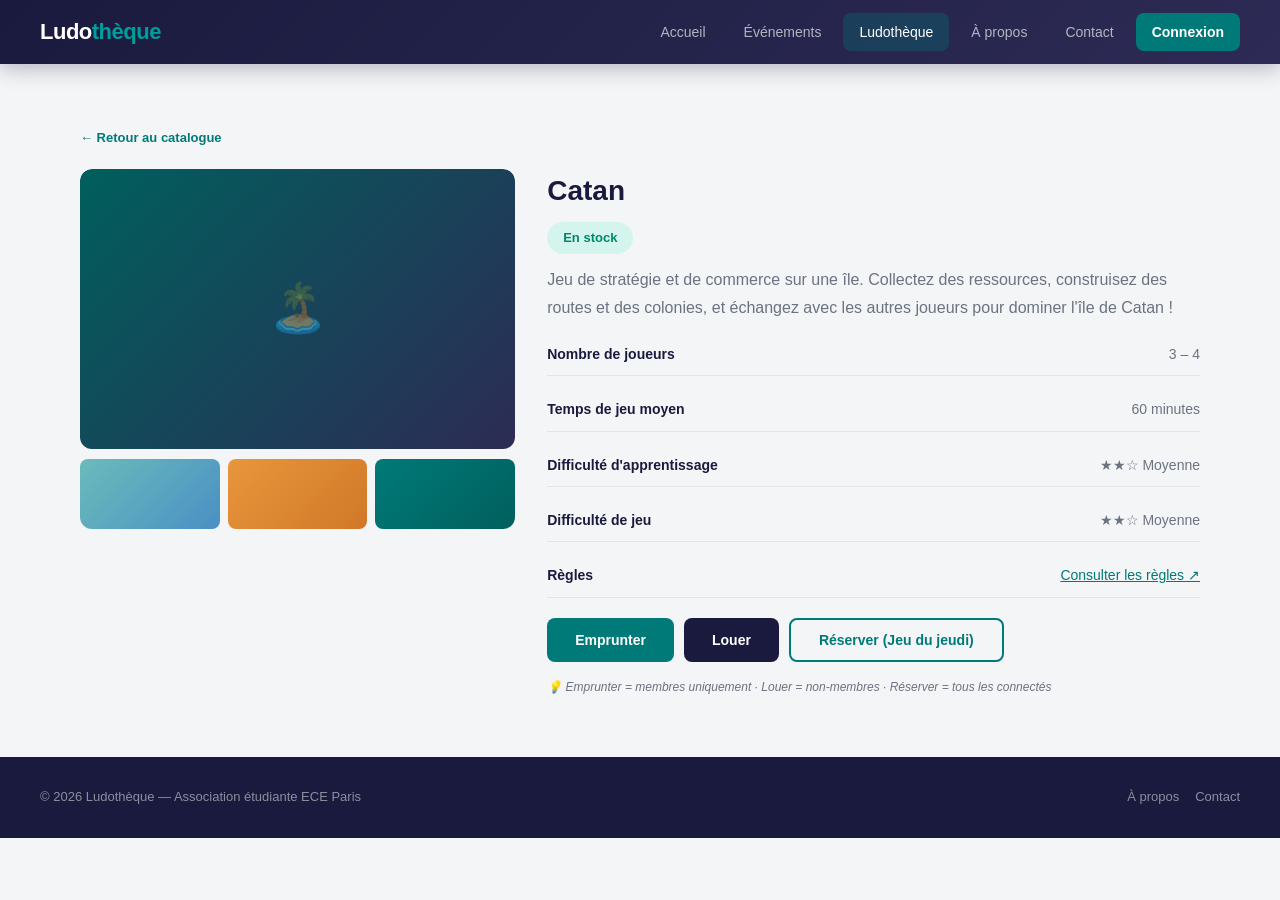
<file: jeu-detail.html>
<!DOCTYPE html>
<html lang="fr">
<head>
  <meta charset="UTF-8">
  <meta name="viewport" content="width=device-width, initial-scale=1.0">
  <title>Ludothèque — Catan</title>
  <link rel="stylesheet" href="css/style.css">
</head>
<body>
  <nav class="navbar">
    <a href="index.html" class="navbar-logo">Ludo<span>thèque</span></a>
    <button class="navbar-toggle" onclick="document.querySelector('.navbar-links').classList.toggle('open')"><span></span><span></span><span></span></button>
    <div class="navbar-links">
      <a href="index.html">Accueil</a>
      <a href="evenements.html">Événements</a>
      <a href="ludotheque.html" class="active">Ludothèque</a>
      <a href="apropos.html">À propos</a>
      <a href="contact.html">Contact</a>
      <a href="connexion.html" class="cta">Connexion</a>
    </div>
  </nav>

  <section class="section">
    <a href="ludotheque.html" style="font-size:13px;color:var(--teal);font-weight:600;display:inline-block;margin-bottom:20px">← Retour au catalogue</a>
    <div class="detail-grid">
      <div class="detail-img">
        <div class="detail-img-main">🏝️</div>
        <div class="detail-thumbs">
          <div class="detail-thumb" style="background:linear-gradient(135deg,#6BBBBB,#4A90C4)"></div>
          <div class="detail-thumb" style="background:linear-gradient(135deg,#E8963C,#D07828)"></div>
          <div class="detail-thumb" style="background:linear-gradient(135deg,#007A78,#005F5D)"></div>
        </div>
      </div>
      <div class="detail-info">
        <div>
          <h1 style="font-size:28px;font-weight:800;color:var(--navy);margin-bottom:8px">Catan</h1>
          <span class="badge badge-green" style="font-size:13px;padding:6px 16px">En stock</span>
        </div>
        <p style="color:var(--text-light);line-height:1.7">Jeu de stratégie et de commerce sur une île. Collectez des ressources, construisez des routes et des colonies, et échangez avec les autres joueurs pour dominer l'île de Catan !</p>
        <div class="detail-row"><span class="detail-label">Nombre de joueurs</span><span class="detail-value">3 – 4</span></div>
        <div class="detail-row"><span class="detail-label">Temps de jeu moyen</span><span class="detail-value">60 minutes</span></div>
        <div class="detail-row"><span class="detail-label">Difficulté d'apprentissage</span><span class="detail-value">★★☆ Moyenne</span></div>
        <div class="detail-row"><span class="detail-label">Difficulté de jeu</span><span class="detail-value">★★☆ Moyenne</span></div>
        <div class="detail-row"><span class="detail-label">Règles</span><span class="detail-value"><a href="#" style="color:var(--teal);text-decoration:underline">Consulter les règles ↗</a></span></div>

        <div class="detail-actions">
          <button class="btn btn-primary">Emprunter</button>
          <button class="btn btn-secondary">Louer</button>
          <button class="btn btn-outline">Réserver (Jeu du jeudi)</button>
        </div>
        <p style="font-size:12px;color:var(--text-light);font-style:italic;margin-top:4px">
          💡 Emprunter = membres uniquement · Louer = non-membres · Réserver = tous les connectés
        </p>

        <!-- Message si non connecté (à afficher dynamiquement avec PHP) -->
        <div style="margin-top:12px;padding:14px;background:#FFF9E6;border:1px solid #F5E6A8;border-radius:8px;display:none">
          <p style="font-size:13px;color:#8A6A20;font-weight:600">🔒 Connectez-vous pour emprunter, louer ou réserver ce jeu.</p>
          <a href="connexion.html" class="btn btn-primary btn-sm" style="margin-top:8px">Se connecter</a>
        </div>
      </div>
    </div>
  </section>

  <footer class="footer">
    <div>© 2026 Ludothèque — Association étudiante ECE Paris</div>
    <div class="footer-links"><a href="apropos.html">À propos</a><a href="contact.html">Contact</a></div>
  </footer>
</body>
</html>
</file>
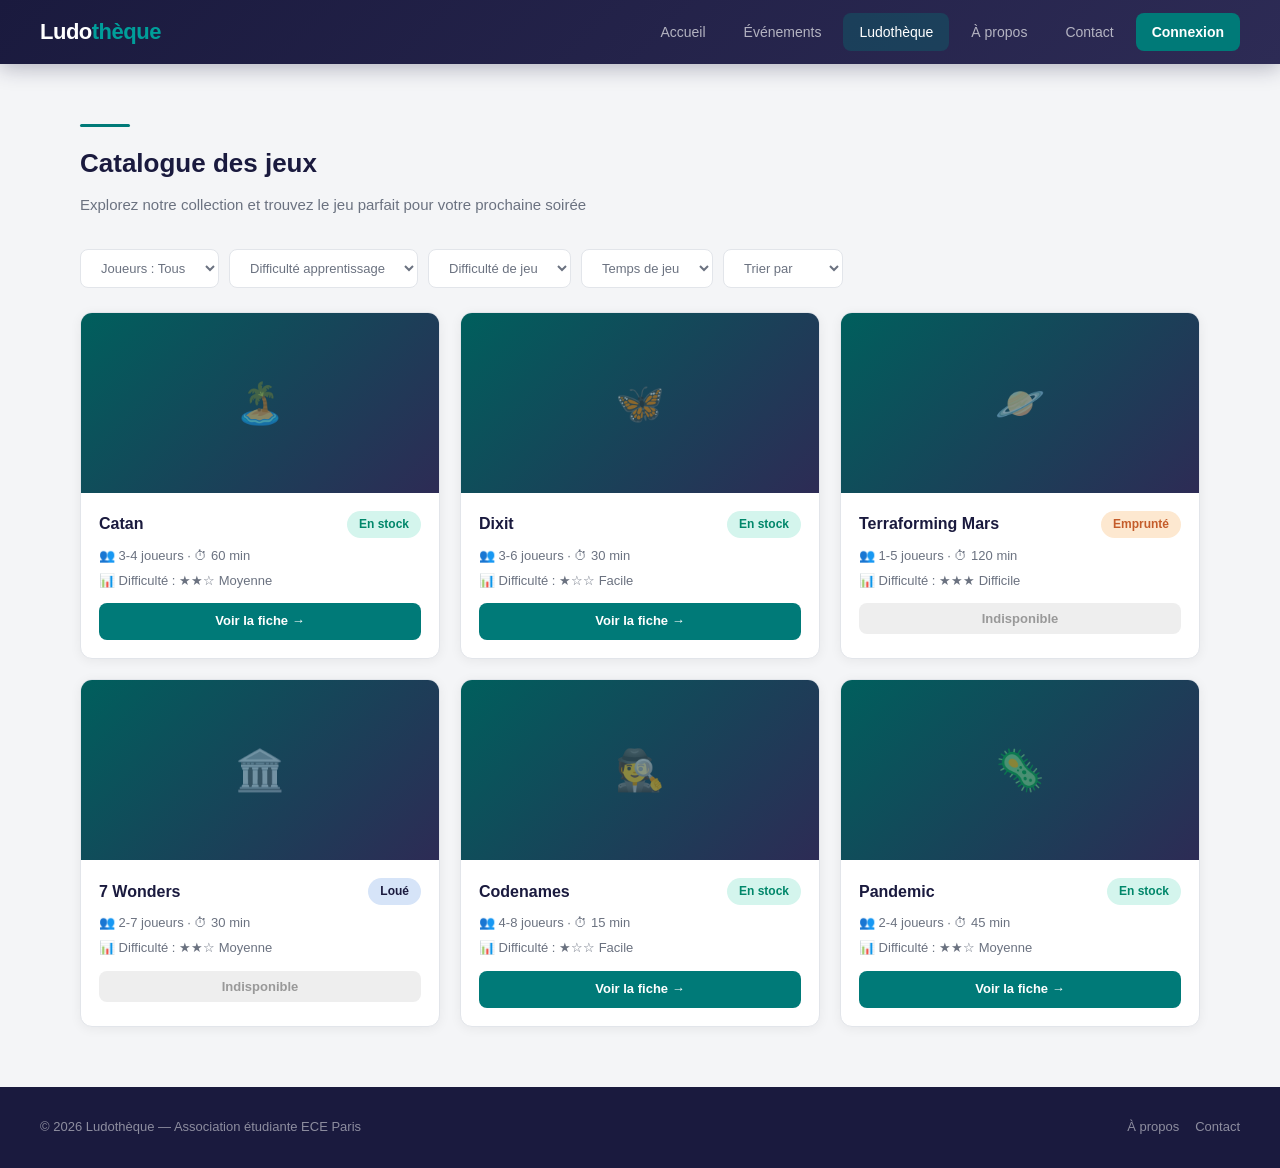
<file: ludotheque.html>
<!DOCTYPE html>
<html lang="fr">
<head>
  <meta charset="UTF-8">
  <meta name="viewport" content="width=device-width, initial-scale=1.0">
  <title>Ludothèque — Catalogue</title>
  <link rel="stylesheet" href="css/style.css">
</head>
<body>
  <nav class="navbar">
    <a href="index.html" class="navbar-logo">Ludo<span>thèque</span></a>
    <button class="navbar-toggle" onclick="document.querySelector('.navbar-links').classList.toggle('open')"><span></span><span></span><span></span></button>
    <div class="navbar-links">
      <a href="index.html">Accueil</a>
      <a href="evenements.html">Événements</a>
      <a href="ludotheque.html" class="active">Ludothèque</a>
      <a href="apropos.html">À propos</a>
      <a href="contact.html">Contact</a>
      <a href="connexion.html" class="cta">Connexion</a>
    </div>
  </nav>

  <section class="section">
    <div class="section-divider"></div>
    <h2 class="section-title">Catalogue des jeux</h2>
    <p class="section-subtitle">Explorez notre collection et trouvez le jeu parfait pour votre prochaine soirée</p>

    <div class="filters">
      <select class="filter-select"><option>Joueurs : Tous</option><option>2 joueurs</option><option>3-4 joueurs</option><option>5+ joueurs</option></select>
      <select class="filter-select"><option>Difficulté apprentissage</option><option>Facile</option><option>Moyen</option><option>Difficile</option></select>
      <select class="filter-select"><option>Difficulté de jeu</option><option>Facile</option><option>Moyen</option><option>Difficile</option></select>
      <select class="filter-select"><option>Temps de jeu</option><option>< 30 min</option><option>30-60 min</option><option>60-120 min</option><option>> 120 min</option></select>
      <select class="filter-select"><option>Trier par</option><option>Nom A-Z</option><option>Nom Z-A</option><option>Plus récent</option></select>
    </div>

    <div class="grid grid-3">
      <!-- Catan -->
      <div class="card">
        <div class="card-img-placeholder">🏝️</div>
        <div class="card-body">
          <div style="display:flex;justify-content:space-between;align-items:center;margin-bottom:8px">
            <h3 class="card-title" style="margin:0">Catan</h3>
            <span class="badge badge-green">En stock</span>
          </div>
          <p class="card-meta">👥 3-4 joueurs · ⏱ 60 min</p>
          <p class="card-meta">📊 Difficulté : ★★☆ Moyenne</p>
          <a href="jeu-detail.html" class="btn btn-primary btn-sm" style="margin-top:12px;display:block;text-align:center">Voir la fiche →</a>
        </div>
      </div>
      <!-- Dixit -->
      <div class="card">
        <div class="card-img-placeholder">🦋</div>
        <div class="card-body">
          <div style="display:flex;justify-content:space-between;align-items:center;margin-bottom:8px">
            <h3 class="card-title" style="margin:0">Dixit</h3>
            <span class="badge badge-green">En stock</span>
          </div>
          <p class="card-meta">👥 3-6 joueurs · ⏱ 30 min</p>
          <p class="card-meta">📊 Difficulté : ★☆☆ Facile</p>
          <a href="#" class="btn btn-primary btn-sm" style="margin-top:12px;display:block;text-align:center">Voir la fiche →</a>
        </div>
      </div>
      <!-- Terraforming Mars -->
      <div class="card">
        <div class="card-img-placeholder">🪐</div>
        <div class="card-body">
          <div style="display:flex;justify-content:space-between;align-items:center;margin-bottom:8px">
            <h3 class="card-title" style="margin:0">Terraforming Mars</h3>
            <span class="badge badge-orange">Emprunté</span>
          </div>
          <p class="card-meta">👥 1-5 joueurs · ⏱ 120 min</p>
          <p class="card-meta">📊 Difficulté : ★★★ Difficile</p>
          <button class="btn btn-sm" style="margin-top:12px;display:block;width:100%;text-align:center;background:#eee;color:#999;cursor:not-allowed">Indisponible</button>
        </div>
      </div>
      <!-- 7 Wonders -->
      <div class="card">
        <div class="card-img-placeholder">🏛️</div>
        <div class="card-body">
          <div style="display:flex;justify-content:space-between;align-items:center;margin-bottom:8px">
            <h3 class="card-title" style="margin:0">7 Wonders</h3>
            <span class="badge badge-blue">Loué</span>
          </div>
          <p class="card-meta">👥 2-7 joueurs · ⏱ 30 min</p>
          <p class="card-meta">📊 Difficulté : ★★☆ Moyenne</p>
          <button class="btn btn-sm" style="margin-top:12px;display:block;width:100%;text-align:center;background:#eee;color:#999;cursor:not-allowed">Indisponible</button>
        </div>
      </div>
      <!-- Codenames -->
      <div class="card">
        <div class="card-img-placeholder">🕵️</div>
        <div class="card-body">
          <div style="display:flex;justify-content:space-between;align-items:center;margin-bottom:8px">
            <h3 class="card-title" style="margin:0">Codenames</h3>
            <span class="badge badge-green">En stock</span>
          </div>
          <p class="card-meta">👥 4-8 joueurs · ⏱ 15 min</p>
          <p class="card-meta">📊 Difficulté : ★☆☆ Facile</p>
          <a href="#" class="btn btn-primary btn-sm" style="margin-top:12px;display:block;text-align:center">Voir la fiche →</a>
        </div>
      </div>
      <!-- Pandemic -->
      <div class="card">
        <div class="card-img-placeholder">🦠</div>
        <div class="card-body">
          <div style="display:flex;justify-content:space-between;align-items:center;margin-bottom:8px">
            <h3 class="card-title" style="margin:0">Pandemic</h3>
            <span class="badge badge-green">En stock</span>
          </div>
          <p class="card-meta">👥 2-4 joueurs · ⏱ 45 min</p>
          <p class="card-meta">📊 Difficulté : ★★☆ Moyenne</p>
          <a href="#" class="btn btn-primary btn-sm" style="margin-top:12px;display:block;text-align:center">Voir la fiche →</a>
        </div>
      </div>
    </div>
  </section>

  <footer class="footer">
    <div>© 2026 Ludothèque — Association étudiante ECE Paris</div>
    <div class="footer-links"><a href="apropos.html">À propos</a><a href="contact.html">Contact</a></div>
  </footer>
</body>
</html>
</file>
<file: css/style.css>
/* ================================================
   LUDOTHÈQUE — CSS Principal
   Couleurs ECE : Teal #007A78 / Navy #1A1A3E
   ================================================ */

/* === RESET & BASE === */
* { margin: 0; padding: 0; box-sizing: border-box; }
html { scroll-behavior: smooth; }
body {
  font-family: 'Segoe UI', Tahoma, Geneva, Verdana, sans-serif;
  color: #1A1A3E;
  background: #F4F5F7;
  line-height: 1.6;
}
a { text-decoration: none; color: inherit; }
ul { list-style: none; }
img { max-width: 100%; display: block; }

/* === VARIABLES === */
:root {
  --teal: #007A78;
  --teal-light: #009E9A;
  --teal-dark: #005F5D;
  --navy: #1A1A3E;
  --navy-light: #2D2B55;
  --white: #FFFFFF;
  --bg: #F4F5F7;
  --card: #FFFFFF;
  --text: #1A1A3E;
  --text-light: #6B7280;
  --border: #E2E5EA;
  --shadow: 0 2px 12px rgba(0,0,0,.06);
  --shadow-lg: 0 8px 30px rgba(0,0,0,.1);
  --radius: 12px;
  --radius-sm: 8px;
}

/* === NAVBAR === */
.navbar {
  background: linear-gradient(135deg, var(--navy) 0%, var(--navy-light) 100%);
  padding: 0 40px;
  display: flex;
  align-items: center;
  justify-content: space-between;
  height: 64px;
  position: sticky;
  top: 0;
  z-index: 1000;
  box-shadow: 0 4px 20px rgba(26,26,62,.3);
}
.navbar-logo {
  font-size: 22px;
  font-weight: 800;
  color: #fff;
  letter-spacing: -0.5px;
}
.navbar-logo span { color: var(--teal-light); }
.navbar-links {
  display: flex;
  align-items: center;
  gap: 6px;
}
.navbar-links a {
  color: rgba(255,255,255,.65);
  font-size: 14px;
  font-weight: 500;
  padding: 8px 16px;
  border-radius: var(--radius-sm);
  transition: all .3s;
}
.navbar-links a:hover,
.navbar-links a.active {
  color: #fff;
  background: rgba(0,122,120,.3);
}
.navbar-links a.cta {
  background: var(--teal);
  color: #fff;
  font-weight: 600;
}
.navbar-links a.cta:hover {
  background: var(--teal-light);
}

/* Mobile toggle */
.navbar-toggle {
  display: none;
  background: none; border: none;
  cursor: pointer;
  flex-direction: column; gap: 5px;
}
.navbar-toggle span {
  display: block; width: 24px; height: 2px;
  background: #fff; border-radius: 2px;
  transition: .3s;
}

/* === HERO === */
.hero {
  background: linear-gradient(135deg, var(--teal-dark) 0%, var(--navy) 50%, var(--navy-light) 100%);
  padding: 70px 40px;
  color: #fff;
  position: relative;
  overflow: hidden;
}
.hero::before {
  content: '';
  position: absolute; right: -80px; top: -80px;
  width: 350px; height: 350px; border-radius: 50%;
  background: rgba(0,158,154,.1);
}
.hero::after {
  content: '';
  position: absolute; left: -50px; bottom: -50px;
  width: 200px; height: 200px; border-radius: 50%;
  background: rgba(59,55,128,.1);
}
.hero-content { position: relative; z-index: 1; max-width: 600px; }
.hero h1 {
  font-size: 38px;
  font-weight: 800;
  line-height: 1.2;
  margin-bottom: 16px;
}
.hero h1 span { color: var(--teal-light); }
.hero p {
  font-size: 16px;
  color: rgba(255,255,255,.7);
  margin-bottom: 24px;
  line-height: 1.7;
}
.hero .btn { margin-top: 8px; }

/* === BUTTONS === */
.btn {
  display: inline-block;
  padding: 12px 28px;
  border-radius: var(--radius-sm);
  font-size: 14px;
  font-weight: 600;
  cursor: pointer;
  border: none;
  transition: all .3s;
}
.btn-primary {
  background: var(--teal);
  color: #fff;
}
.btn-primary:hover { background: var(--teal-light); transform: translateY(-2px); }
.btn-secondary {
  background: var(--navy);
  color: #fff;
}
.btn-secondary:hover { background: var(--navy-light); }
.btn-outline {
  background: transparent;
  border: 2px solid var(--teal);
  color: var(--teal);
}
.btn-outline:hover { background: var(--teal); color: #fff; }
.btn-white {
  background: #fff;
  color: var(--navy);
}
.btn-white:hover { background: #f0f0f0; }
.btn-sm { padding: 8px 18px; font-size: 13px; }
.btn-block { display: block; width: 100%; text-align: center; }

/* === SECTIONS === */
.section {
  padding: 60px 40px;
  max-width: 1200px;
  margin: 0 auto;
}
.section-title {
  font-size: 26px;
  font-weight: 800;
  color: var(--navy);
  margin-bottom: 8px;
}
.section-subtitle {
  font-size: 15px;
  color: var(--text-light);
  margin-bottom: 32px;
}
.section-divider {
  width: 50px; height: 3px;
  background: var(--teal);
  border-radius: 2px;
  margin-bottom: 16px;
}

/* === CARDS === */
.card {
  background: var(--card);
  border-radius: var(--radius);
  border: 1px solid var(--border);
  overflow: hidden;
  box-shadow: var(--shadow);
  transition: transform .3s, box-shadow .3s;
}
.card:hover {
  transform: translateY(-4px);
  box-shadow: var(--shadow-lg);
}
.card-img {
  width: 100%;
  height: 180px;
  object-fit: cover;
  background: linear-gradient(135deg, var(--teal-dark), var(--navy-light));
}
.card-img-placeholder {
  width: 100%;
  height: 180px;
  background: linear-gradient(135deg, var(--teal-dark), var(--navy-light));
  display: flex;
  align-items: center;
  justify-content: center;
  color: rgba(255,255,255,.5);
  font-size: 40px;
}
.card-body { padding: 18px; }
.card-title {
  font-size: 16px;
  font-weight: 700;
  color: var(--text);
  margin-bottom: 6px;
}
.card-meta {
  font-size: 13px;
  color: var(--text-light);
  margin-bottom: 4px;
}

/* === GRID === */
.grid { display: grid; gap: 20px; }
.grid-2 { grid-template-columns: repeat(2, 1fr); }
.grid-3 { grid-template-columns: repeat(3, 1fr); }
.grid-4 { grid-template-columns: repeat(4, 1fr); }

/* === BADGES === */
.badge {
  display: inline-block;
  padding: 4px 12px;
  border-radius: 20px;
  font-size: 12px;
  font-weight: 600;
}
.badge-green { background: #D4F5ED; color: #00876A; }
.badge-orange { background: #FDE8D0; color: #C45C2A; }
.badge-blue { background: #D6E4F8; color: var(--navy); }
.badge-teal { background: rgba(0,122,120,.1); color: var(--teal-dark); }
.badge-purple { background: #E8E6F5; color: #3B3780; }
.badge-red { background: #FDE2E2; color: #C53030; }

/* === FILTERS BAR === */
.filters {
  display: flex;
  gap: 10px;
  flex-wrap: wrap;
  margin-bottom: 24px;
}
.filter-select {
  padding: 10px 16px;
  border: 1px solid var(--border);
  border-radius: var(--radius-sm);
  font-size: 13px;
  color: var(--text-light);
  background: #fff;
  cursor: pointer;
  outline: none;
  appearance: auto;
}
.filter-select:focus { border-color: var(--teal); }

/* === FORMS === */
.form-group { margin-bottom: 16px; }
.form-label {
  display: block;
  font-size: 13px;
  font-weight: 600;
  color: var(--text);
  margin-bottom: 6px;
}
.form-input,
.form-textarea,
.form-select {
  width: 100%;
  padding: 12px 16px;
  border: 1px solid var(--border);
  border-radius: var(--radius-sm);
  font-size: 14px;
  color: var(--text);
  background: #FAFBFC;
  outline: none;
  transition: border-color .3s;
}
.form-input:focus,
.form-textarea:focus,
.form-select:focus {
  border-color: var(--teal);
  box-shadow: 0 0 0 3px rgba(0,122,120,.1);
}
.form-textarea { resize: vertical; min-height: 100px; }
.form-row { display: grid; grid-template-columns: 1fr 1fr; gap: 12px; }

/* === TABLES === */
.table-container {
  overflow-x: auto;
  border-radius: var(--radius);
  border: 1px solid var(--border);
  box-shadow: var(--shadow);
}
table {
  width: 100%;
  border-collapse: collapse;
  background: #fff;
}
thead { background: var(--navy); }
thead th {
  padding: 12px 16px;
  font-size: 12px;
  font-weight: 700;
  color: #fff;
  text-transform: uppercase;
  letter-spacing: .5px;
  text-align: left;
}
tbody td {
  padding: 12px 16px;
  font-size: 14px;
  border-bottom: 1px solid var(--border);
}
tbody tr:hover { background: #F8F9FA; }

/* === FOOTER === */
.footer {
  background: var(--navy);
  color: rgba(255,255,255,.5);
  padding: 30px 40px;
  display: flex;
  justify-content: space-between;
  align-items: center;
  font-size: 13px;
}
.footer-links { display: flex; gap: 16px; }
.footer-links a {
  color: rgba(255,255,255,.5);
  transition: color .3s;
}
.footer-links a:hover { color: var(--teal-light); }
.footer-social { display: flex; gap: 10px; }
.footer-social a {
  width: 32px; height: 32px;
  border-radius: 8px;
  background: rgba(255,255,255,.08);
  display: flex; align-items: center; justify-content: center;
  color: rgba(255,255,255,.5);
  font-size: 14px;
  transition: all .3s;
}
.footer-social a:hover { background: var(--teal); color: #fff; }

/* === DETAIL PAGE LAYOUT === */
.detail-grid {
  display: grid;
  grid-template-columns: 1fr 1.5fr;
  gap: 32px;
  align-items: start;
}
.detail-img {
  width: 100%;
  border-radius: var(--radius);
  overflow: hidden;
}
.detail-img-main {
  width: 100%;
  height: 280px;
  object-fit: cover;
  background: linear-gradient(135deg, var(--teal-dark), var(--navy-light));
  display: flex; align-items: center; justify-content: center;
  color: rgba(255,255,255,.4); font-size: 48px;
  border-radius: var(--radius);
}
.detail-thumbs { display: flex; gap: 8px; margin-top: 10px; }
.detail-thumb {
  flex: 1; height: 70px;
  border-radius: var(--radius-sm);
  background: #ddd;
  object-fit: cover;
}
.detail-info { display: flex; flex-direction: column; gap: 12px; }
.detail-row {
  display: flex;
  justify-content: space-between;
  padding: 10px 0;
  border-bottom: 1px solid var(--border);
  font-size: 14px;
}
.detail-label { font-weight: 600; }
.detail-value { color: var(--text-light); }
.detail-actions { display: flex; gap: 10px; margin-top: 8px; }

/* === AUTH PAGE === */
.auth-container {
  max-width: 900px;
  margin: 40px auto;
  padding: 0 20px;
}
.auth-card {
  background: #fff;
  border-radius: var(--radius);
  box-shadow: var(--shadow-lg);
  overflow: hidden;
  display: grid;
  grid-template-columns: 1fr 1fr;
}
.auth-form-side { padding: 40px; }
.auth-info-side {
  background: linear-gradient(135deg, var(--teal-dark), var(--navy));
  padding: 40px;
  color: #fff;
  display: flex;
  flex-direction: column;
  justify-content: center;
}
.auth-tabs {
  display: flex;
  gap: 0;
  margin-bottom: 28px;
  border-bottom: 2px solid var(--border);
}
.auth-tab {
  padding: 12px 24px;
  font-size: 15px;
  font-weight: 700;
  cursor: pointer;
  border-bottom: 3px solid transparent;
  margin-bottom: -2px;
  color: var(--text-light);
  transition: all .3s;
}
.auth-tab.active {
  color: var(--navy);
  border-bottom-color: var(--teal);
}

/* === SIDEBAR LAYOUT (Mon Compte) === */
.account-layout {
  display: grid;
  grid-template-columns: 240px 1fr;
  gap: 24px;
  max-width: 1200px;
  margin: 30px auto;
  padding: 0 20px;
}
.sidebar {
  background: #fff;
  border-radius: var(--radius);
  padding: 20px;
  box-shadow: var(--shadow);
  border: 1px solid var(--border);
  height: fit-content;
  position: sticky;
  top: 84px;
}
.sidebar-item {
  padding: 10px 14px;
  border-radius: var(--radius-sm);
  font-size: 14px;
  font-weight: 500;
  color: var(--text-light);
  cursor: pointer;
  margin-bottom: 4px;
  transition: all .2s;
}
.sidebar-item:hover { background: #F4F5F7; color: var(--text); }
.sidebar-item.active {
  background: rgba(0,122,120,.08);
  color: var(--teal-dark);
  font-weight: 600;
  border-left: 3px solid var(--teal);
}
.sidebar-divider {
  height: 1px;
  background: var(--border);
  margin: 12px 0;
}
.sidebar-section-title {
  font-size: 10px;
  font-weight: 700;
  color: var(--teal);
  text-transform: uppercase;
  letter-spacing: 1px;
  padding: 6px 14px;
}
.main-content {
  background: #fff;
  border-radius: var(--radius);
  padding: 28px;
  box-shadow: var(--shadow);
  border: 1px solid var(--border);
}

/* === PROFILE HEADER === */
.profile-header {
  background: linear-gradient(135deg, var(--navy), var(--navy-light));
  border-radius: var(--radius);
  padding: 24px;
  display: flex;
  justify-content: space-between;
  align-items: center;
  margin-bottom: 24px;
}
.profile-info { display: flex; align-items: center; gap: 16px; }
.profile-avatar {
  width: 56px; height: 56px; border-radius: 50%;
  background: var(--teal);
  display: flex; align-items: center; justify-content: center;
  font-size: 22px; font-weight: 700; color: #fff;
}
.profile-name { font-size: 20px; font-weight: 700; color: #fff; }
.profile-email { font-size: 13px; color: rgba(255,255,255,.55); }
.profile-badges { display: flex; gap: 8px; }

/* === STAT CARDS === */
.stats { display: grid; grid-template-columns: repeat(3, 1fr); gap: 14px; margin-bottom: 24px; }
.stat-card {
  padding: 20px;
  border-radius: var(--radius);
  text-align: center;
}
.stat-number {
  font-size: 32px;
  font-weight: 800;
}
.stat-label {
  font-size: 12px;
  color: var(--text-light);
  margin-top: 4px;
}

/* === CONTACT PAGE === */
.contact-grid {
  display: grid;
  grid-template-columns: 1fr 1fr;
  gap: 40px;
}
.contact-info-card {
  display: flex;
  align-items: center;
  gap: 14px;
  padding: 16px;
  border-radius: var(--radius-sm);
  background: rgba(0,122,120,.04);
  border: 1px solid rgba(0,122,120,.1);
  margin-bottom: 12px;
}
.contact-icon {
  font-size: 24px;
  flex-shrink: 0;
}

/* === RESPONSIVE === */
@media (max-width: 992px) {
  .grid-4 { grid-template-columns: repeat(2, 1fr); }
  .grid-3 { grid-template-columns: repeat(2, 1fr); }
  .detail-grid { grid-template-columns: 1fr; }
  .auth-card { grid-template-columns: 1fr; }
  .auth-info-side { display: none; }
  .account-layout { grid-template-columns: 1fr; }
  .sidebar { position: static; }
  .contact-grid { grid-template-columns: 1fr; }
}
@media (max-width: 768px) {
  .navbar { padding: 0 20px; }
  .navbar-links { display: none; }
  .navbar-toggle { display: flex; }
  .navbar-links.open {
    display: flex;
    flex-direction: column;
    position: absolute;
    top: 64px; left: 0; right: 0;
    background: var(--navy);
    padding: 16px;
    box-shadow: 0 8px 20px rgba(0,0,0,.2);
  }
  .hero { padding: 40px 20px; }
  .hero h1 { font-size: 28px; }
  .section { padding: 40px 20px; }
  .grid-4, .grid-3, .grid-2 { grid-template-columns: 1fr; }
  .stats { grid-template-columns: 1fr; }
  .form-row { grid-template-columns: 1fr; }
  .profile-header { flex-direction: column; gap: 16px; text-align: center; }
}
</file>
